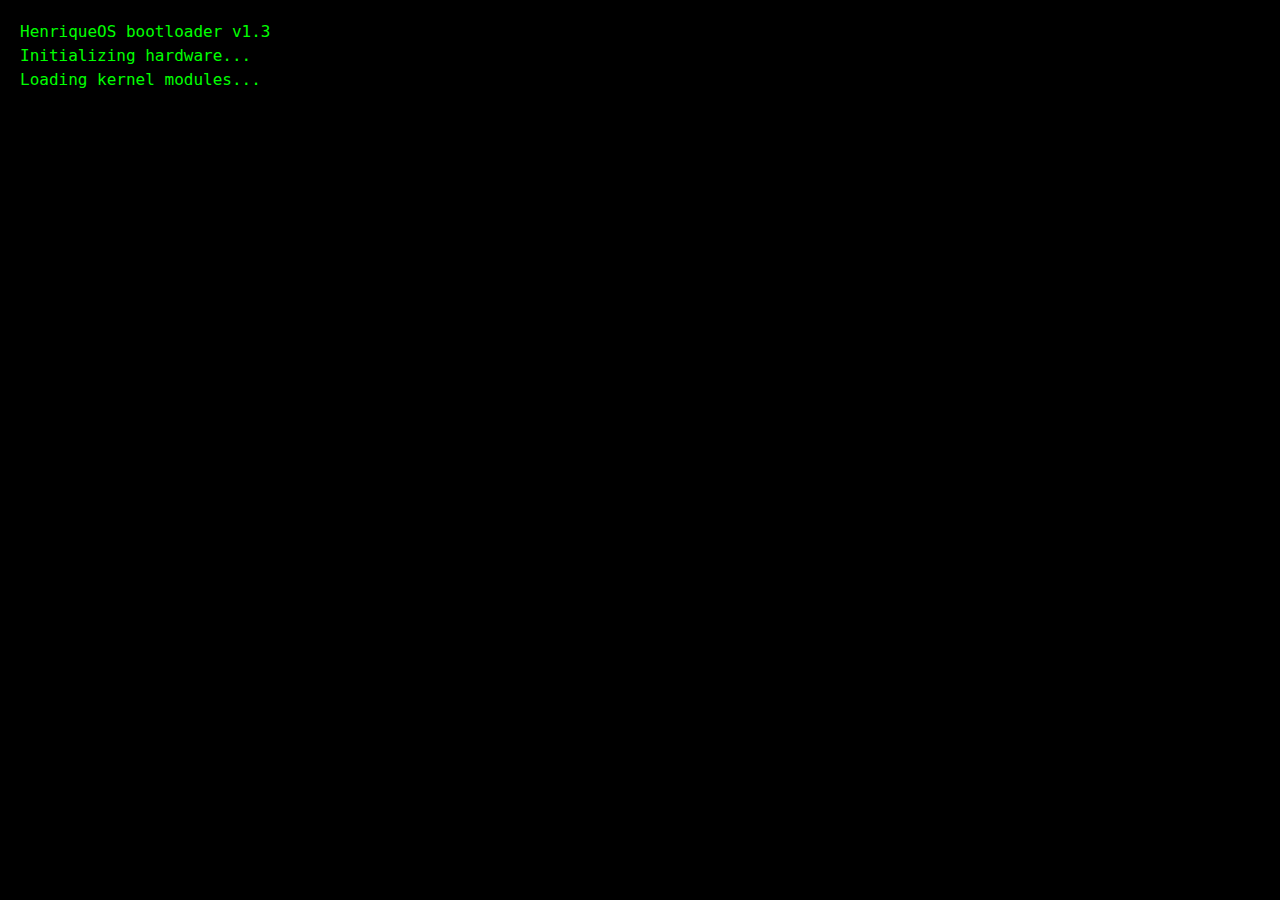
<file: index.html>
<!DOCTYPE html>
<html lang="pt-BR">
<head>
<meta charset="UTF-8">
<meta name="viewport" content="width=device-width, initial-scale=1.0">
<title>HenriqueOS</title>

<link href="https://cdn.jsdelivr.net/npm/bootstrap@5.3.3/dist/css/bootstrap.min.css" rel="stylesheet">
<link id="favicon" rel="icon"
  href="data:image/svg+xml,<svg xmlns=%22http://www.w3.org/2000/svg%22 viewBox=%220 0 16 16%22><text x=%220%22 y=%2212%22 font-size=%2216%22>$</text></svg>">

<style>
body { background:black; color:#00ff00; font-family:monospace; margin:0 }
#terminal { padding:20px }
.line { white-space:pre-wrap }
#input-line { display:flex; gap:6px; align-items:center }
#cmd {
  background:black;
  color:inherit;
  border:none;
  outline:none;
  flex:1;
  font-family:monospace;
  caret-color:#00ff00;
}
#input-line span { min-width:10px; color:inherit }
a { color:inherit; text-decoration:underline }
</style>
</head>

<body>
<div id="terminal" class="container-fluid"></div>

<script src="https://code.jquery.com/jquery-3.7.0.min.js"></script>
<script>
$(function () {

const terminal = $("#terminal");
let sudoMode = false;
let history = [], historyIndex = 0;

const files = {
  "kernel_panic.txt": "Kernel panic - not syncing: curiosity overflow.",
  "coffee_dependency.md": "System cannot boot without caffeine.",
  "stackoverflow.log": "Searched same error 37 times. Solution ignored.",
  "deprecated_code.c": "// TODO: rewrite this in Rust",
  "todo_fix_later.sh": "#!/bin/bash\necho \"One day...\"",
  "segfault_notes.txt": "Segmentation fault, investigate pointer usage.",
};

const responses = {
  help: `
Comandos disponíveis:
  about
  skills
  experience
  contact
  certificates
  whoami
  neofetch
  ls
  cat <arquivo>
  clear
  shutdown now
  exit
`,
  about: `
Olá! Eu sou Henrique Eslabão da Fonseca Chaves, 19 anos.
Formado em Técnico em Informática em 2023.
Sempre fui apaixonado por tecnologia, especialmente hardware e low level.

Curiosidade: Apesar de ainda não ter experiência formal em TI, meu interesse e dedicação pela área são enormes!
`,
  skills: `
Habilidades técnicas:
  - Hardware e manutenção de PCs
  - Programação básica e lógica
  - Conhecimento em sistemas e redes domésticas
  - Segurança da informação (interesse e estudo)

Soft skills:
  - Liderança nata
  - Raciocínio lógico e pensamento crítico
  - Trabalho em equipe e comunicação clara
`,
  experience: `
Experiências profissionais:
  Condor S/A — Ajudante de carga e descarga
  Raia Drogasil S.A — Atendente 1
  SDB Comércio de Alimentos Ltda — Caixa

Obs: Não foram cargos de TI, mas me ensinaram disciplina, organização e atendimento ao público.
`,
  contact: `
Email principal: <a href="mailto:henriquemattos841@gmail.com">henriquemattos841@gmail.com</a>
Email secundário: <a href="mailto:henriquemattos841@tutamail.com">henriquemattos841@tutamail.com</a>
Telefone: <a href="tel:+5547996736277">+55 47 99673-6277</a>
GitHub: <a href="https://github.com/hc8841" target="_blank">github.com/hc8841</a>
LinkedIn: <a href="https://linkedin.com/in/henrique-chaves-448288300" target="_blank">linkedin.com/in/henrique-chaves</a>
`,
  certificates: `
Meus certificados podem ser acessados aqui:
<a href="https://drive.google.com/drive/folders/1k7mJwBy7egEE-h_HCGNXxc6mR8M9QGmY" target="_blank">Google Drive - Certificados</a>
`,
  whoami: "henrique",
  neofetch: `
HenriqueOS
User: henrique
Shell: fakebash
Uptime: since page load
`
};

function print(text) {
  $("<div class='line'>").html(text).appendTo(terminal);
  terminal.scrollTop(terminal[0].scrollHeight);
}

function setFavicon(c) {
  $("#favicon").attr("href",
    `data:image/svg+xml,<svg xmlns=%22http://www.w3.org/2000/svg%22 viewBox=%220 0 16 16%22><text x=%220%22 y=%2212%22 font-size=%2216%22>${c}</text></svg>`
  );
}

/* ---------- BOOT ---------- */
const boot = [
  "HenriqueOS bootloader v1.3",
  "Initializing hardware...",
  "Loading kernel modules...",
  "Mounting /dev/sda1...",
  "Starting fakebash...",
  "",
  "System ready. Type 'help'.",
  ""
];

let i=0;
function bootSequence() {
  if(i<boot.length){
    print(boot[i++]);
    setTimeout(bootSequence, 300);
  } else newPrompt();
}

/* ---------- PROMPT ---------- */
function newPrompt(){
  const prompt = sudoMode ? "#" : "$";
  const line = $(`
    <div id="input-line">
      <span>${prompt}</span>
      <input class="cmd" autocomplete="off">
    </div>
  `);
  terminal.append(line);
  line.find("input").focus().on("keydown",handleInput);
  terminal.scrollTop(terminal[0].scrollHeight);
}

function handleInput(e){
  const input=$(this);
  if(e.key==="ArrowUp"){ if(historyIndex>0) input.val(history[--historyIndex]); return; }
  if(e.key==="ArrowDown"){ if(historyIndex<history.length-1) input.val(history[++historyIndex]); else input.val(""); return; }
  if(e.key!=="Enter") return;

  const raw=input.val();
  const cmd=raw.trim().toLowerCase();
  if(raw) history.push(raw);
  historyIndex=history.length;

  input.parent().replaceWith(`<div class="line">${sudoMode?"#":"$"} ${raw}</div>`);

  if(cmd==="clear"){ terminal.find(".line").remove(); newPrompt(); return; }
  if(cmd==="ls"){ print(Object.keys(files).join("   ")); newPrompt(); return; }
  if(cmd.startsWith("cat ")){
    const file=cmd.split(" ")[1];
    print(files[file] || "cat: file not found");
    newPrompt();
    return;
  }
  if(cmd==="sudo"){ sudoMode=true; terminal.css("color","red"); setFavicon("#"); print("Permission denied. You are now suspicious."); newPrompt(); return; }
  if(cmd==="exit" && sudoMode){ sudoMode=false; terminal.css("color","#00ff00"); setFavicon("$"); print("Exited sudo mode."); newPrompt(); return; }
  if(cmd==="shutdown now"){ print("Shutting down..."); setTimeout(()=>window.close(),1500); return; }

  print(responses[cmd] || "Comando não encontrado.");
  newPrompt();
}

bootSequence();

});
</script>
</body>
</html>
</file>
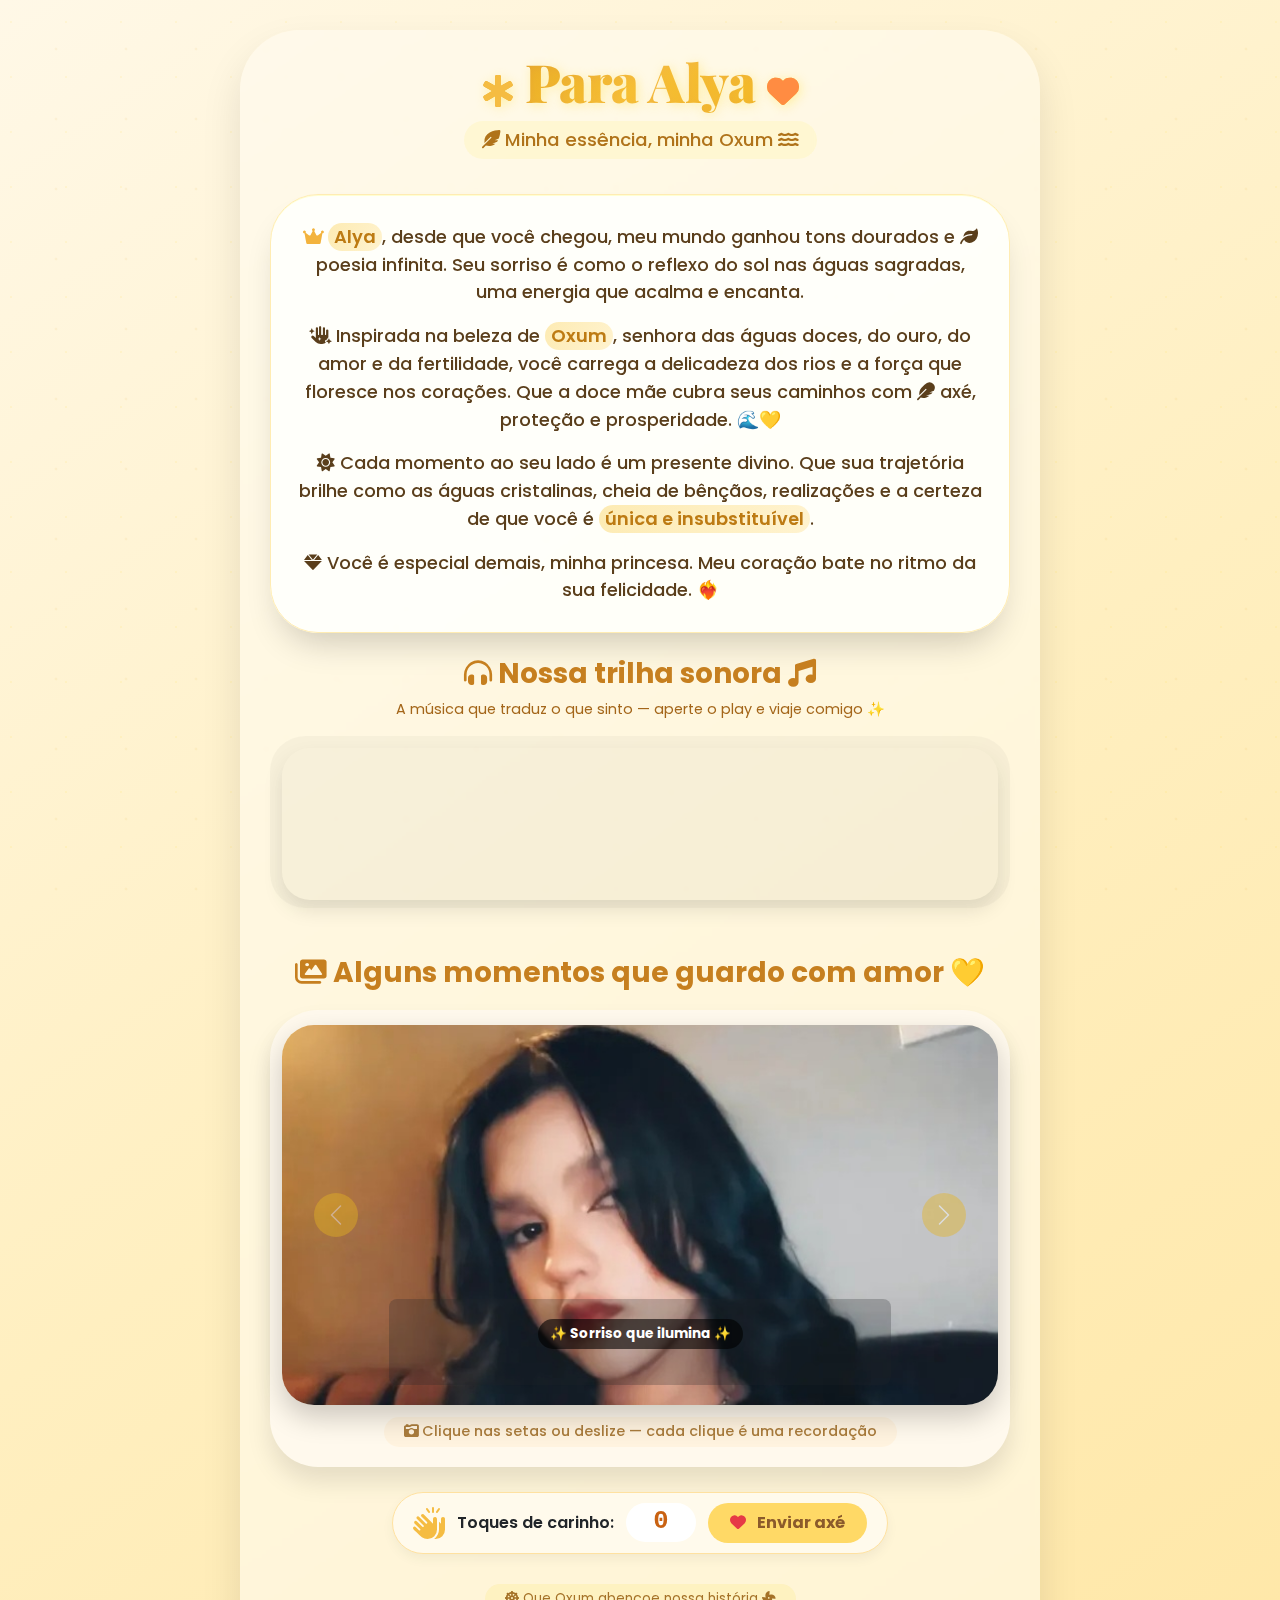
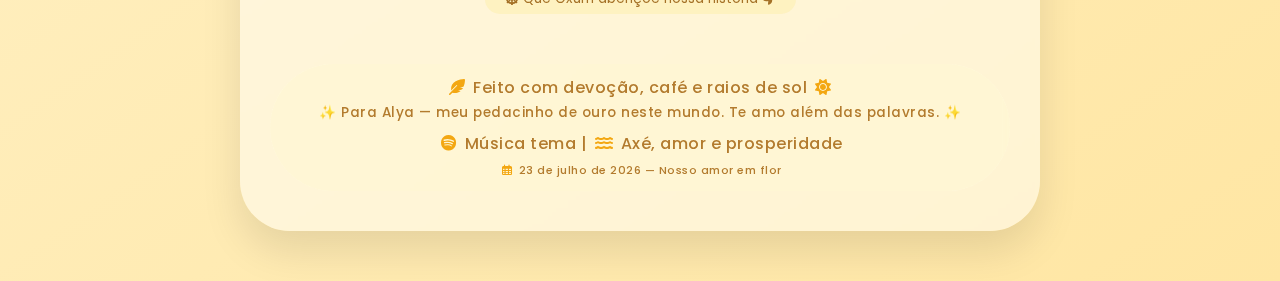
<file: MyLove/index.html>
<!DOCTYPE html>
<html lang="pt-br">
<head>
  <meta charset="UTF-8">
  <meta name="viewport" content="width=device-width, initial-scale=1.0, user-scalable=yes">
  <title>✨ Alya & Oxum — Um amor em flor ✨</title>
  
  <!-- Bootstrap 5 + Ícones + Fonts -->
  <link href="https://cdn.jsdelivr.net/npm/bootstrap@5.3.2/dist/css/bootstrap.min.css" rel="stylesheet">
  <link rel="stylesheet" href="https://cdnjs.cloudflare.com/ajax/libs/font-awesome/6.0.0-beta3/css/all.min.css">
  <link href="https://fonts.googleapis.com/css2?family=Playfair+Display:wght@400;600;700;900&family=Poppins:wght@300;400;500;600;700&display=swap" rel="stylesheet">
  
  <!-- jQuery (para pequenas interações) -->
  <script src="https://code.jquery.com/jquery-3.7.1.min.js"></script>
  
  <style>
    * {
      margin: 0;
      padding: 0;
      box-sizing: border-box;
    }
    
    body {
      background: linear-gradient(145deg, #fff8e7 0%, #ffefc0 50%, #ffe6a3 100%);
      font-family: 'Poppins', sans-serif;
      text-align: center;
      position: relative;
      overflow-x: hidden;
    }
    
    /* Efeito de partículas douradas sutis (apenas decorativo) */
    body::before {
      content: "";
      position: fixed;
      top: 0;
      left: 0;
      width: 100%;
      height: 100%;
      background-image: radial-gradient(circle at 20% 40%, rgba(255,215,0,0.08) 2%, transparent 2.5%),
                        radial-gradient(circle at 80% 70%, rgba(218,165,32,0.08) 1.8%, transparent 2.2%);
      background-size: 55px 55px, 70px 70px;
      pointer-events: none;
      z-index: 0;
    }
    
    .container {
      position: relative;
      z-index: 2;
      margin-top: 30px;
      margin-bottom: 50px;
      max-width: 800px;
      background: rgba(255, 252, 240, 0.6);
      backdrop-filter: blur(2px);
      border-radius: 60px 60px 50px 50px;
      box-shadow: 0 20px 40px rgba(0,0,0,0.1);
      padding: 20px 30px 40px;
    }
    
    /* título principal */
    h1 {
      font-family: 'Playfair Display', serif;
      font-weight: 900;
      font-size: 3.3rem;
      background: linear-gradient(135deg, #c97e0a, #f4b942, #e6a017);
      background-clip: text;
      -webkit-background-clip: text;
      color: transparent;
      text-shadow: 2px 2px 12px rgba(255,215,0,0.3);
      margin-bottom: 0.5rem;
      letter-spacing: -0.5px;
    }
    
    .subtitulo {
      font-size: 1.15rem;
      color: #b0731a;
      background: rgba(255,245,200,0.7);
      display: inline-block;
      padding: 5px 18px;
      border-radius: 40px;
      backdrop-filter: blur(4px);
      font-weight: 500;
      margin-bottom: 15px;
    }
    
    /* card mensagem principal */
    .mensagem {
      background: rgba(255, 255, 250, 0.96);
      padding: 28px 22px;
      border-radius: 48px;
      box-shadow: 0 20px 35px -12px rgba(0,0,0,0.2), inset 0 1px 0 rgba(255,255,200,0.8);
      margin-top: 20px;
      border: 1px solid #ffecb3;
      transition: transform 0.3s ease;
    }
    
    .mensagem:hover {
      transform: scale(1.01);
    }
    
    .mensagem p {
      font-size: 1.12rem;
      line-height: 1.55;
      color: #5a3e1b;
      font-weight: 500;
      margin-bottom: 1rem;
    }
    
    .mensagem p:last-child {
      margin-bottom: 0;
    }
    
    .destaque-oxum {
      background: linear-gradient(120deg, #fdebb3, #fff3cf);
      display: inline-block;
      padding: 0 6px;
      border-radius: 20px;
      font-weight: 600;
      color: #bd7b13;
    }
    
    /* seção música */
    .music-card {
      background: rgba(0,0,0,0.03);
      border-radius: 35px;
      padding: 12px 12px 8px;
      margin-top: 15px;
      transition: all 0.2s;
    }
    
    .music-wrapper {
      position: relative;
      width: 100%;
      height: 152px;
      border-radius: 28px;
      overflow: hidden;
      box-shadow: 0 10px 20px rgba(0,0,0,0.1);
    }
    
    iframe {
      position: absolute;
      top: 0;
      left: 0;
      width: 100%;
      height: 100%;
      border: 0;
      border-radius: 24px;
    }
    
    /* carrossel elegante */
    .carousel-container {
      background: #fff9ed;
      padding: 15px 12px 20px;
      border-radius: 48px;
      margin-top: 20px;
      box-shadow: 0 15px 25px rgba(0,0,0,0.1);
    }
    
    .carousel {
      border-radius: 32px;
      overflow: hidden;
      box-shadow: 0 12px 28px rgba(0,0,0,0.2);
    }
    
    .carousel-item img {
      object-fit: cover;
      height: 380px;
      width: 100%;
      background: #e9d7a3;
      transition: transform 0.4s ease;
    }
    
    .carousel-control-prev-icon, 
    .carousel-control-next-icon {
      background-color: #e6b422;
      border-radius: 50%;
      padding: 22px;
      background-size: 55%;
      opacity: 0.85;
      transition: 0.2s;
    }
    
    .carousel-control-prev-icon:hover,
    .carousel-control-next-icon:hover {
      background-color: #c97e0a;
      opacity: 1;
      transform: scale(1.05);
    }
    
    .legenda-carousel {
      margin-top: 12px;
      font-size: 0.9rem;
      color: #aa7c3c;
      font-weight: 500;
      background: #fff3df;
      display: inline-block;
      padding: 4px 20px;
      border-radius: 60px;
    }
    
    /* contador de carinho (detalhe especial) */
    .contador-carinho {
      background: #fffaec;
      border-radius: 80px;
      padding: 10px 20px;
      margin: 25px 0 10px;
      display: inline-flex;
      align-items: center;
      gap: 12px;
      box-shadow: 0 5px 12px rgba(0,0,0,0.05);
      border: 1px solid #ffe1a0;
    }
    
    .btn-coracao {
      background: #ffd966;
      border: none;
      border-radius: 50px;
      padding: 8px 22px;
      font-weight: bold;
      color: #8b5a2b;
      transition: 0.2s;
      font-size: 1rem;
    }
    
    .btn-coracao i {
      margin-right: 8px;
      color: #e63946;
    }
    
    .btn-coracao:hover {
      background: #ffcd4a;
      transform: scale(1.02);
      box-shadow: 0 4px 10px rgba(0,0,0,0.1);
    }
    
    #carinhoCount {
      font-size: 1.6rem;
      font-weight: 800;
      color: #c96212;
      font-family: monospace;
      background: white;
      padding: 0 12px;
      border-radius: 50px;
      min-width: 70px;
    }
    
    /* footer refinado */
    footer {
      margin-top: 50px;
      font-size: 1rem;
      color: #b37b2e;
      background: rgba(255,245,205,0.7);
      padding: 12px 20px;
      border-radius: 80px;
      backdrop-filter: blur(5px);
      font-weight: 500;
      letter-spacing: 0.5px;
    }
    
    footer i {
      color: #f3a712;
      margin: 0 3px;
    }
    
    /* mensagem extra decorativa */
    .selo-axé {
      margin-top: 20px;
      font-size: 0.85rem;
      background: #fae67a40;
      width: fit-content;
      margin-left: auto;
      margin-right: auto;
      padding: 5px 20px;
      border-radius: 40px;
      color: #a57228;
    }
    
    /* responsividade */
    @media (max-width: 640px) {
      .container {
        padding: 15px 20px;
        margin-top: 15px;
      }
      h1 {
        font-size: 2.4rem;
      }
      .carousel-item img {
        height: 280px;
      }
      .mensagem p {
        font-size: 1rem;
      }
      .music-wrapper {
        height: 130px;
      }
    }
    
    /* efeito brilho */
    .glow-text {
      text-shadow: 0 0 3px #ffd58c;
    }
  </style>
</head>
<body>

<div class="container">
  
  <!-- Cabeçalho romântico -->
  <h1><i class="fas fa-star-of-life" style="font-size: 2rem; color: #f5bc42;"></i> Para Alya <i class="fas fa-heart" style="font-size: 2rem; color: #ff8c42;"></i></h1>
  <div class="subtitulo">
    <i class="fas fa-feather-alt"></i> Minha essência, minha Oxum <i class="fas fa-water"></i>
  </div>
  
  <!-- Mensagem principal + detalhes culturais e afetivos -->
  <div class="mensagem">
    <p>
      <i class="fas fa-crown" style="color: #f3b33d;"></i> <strong class="destaque-oxum">Alya</strong>, desde que você chegou, meu mundo ganhou tons dourados e 
      <i class="fas fa-leaf"></i> poesia infinita. Seu sorriso é como o reflexo do sol nas águas sagradas, 
      uma energia que acalma e encanta.
    </p>
    <p>
      <i class="fas fa-hand-sparkles"></i> Inspirada na beleza de <strong class="destaque-oxum">Oxum</strong>, senhora das águas doces, do ouro, do amor e da fertilidade, 
      você carrega a delicadeza dos rios e a força que floresce nos corações. Que a doce mãe 
      cubra seus caminhos com <i class="fas fa-feather"></i> axé, proteção e prosperidade. 🌊💛
    </p>
    <p>
      <i class="fas fa-sun"></i> Cada momento ao seu lado é um presente divino. Que sua trajetória brilhe como 
      as águas cristalinas, cheia de bênçãos, realizações e a certeza de que você é 
      <strong class="destaque-oxum">única e insubstituível</strong>.
    </p>
    <p>
      <i class="fas fa-gem"></i> Você é especial demais, minha princesa. Meu coração bate no ritmo da sua felicidade. ❤️‍🔥
    </p>
  </div>
  
  <!-- Nossa música + detalhe título -->
  <div class="mt-4">
    <h3 class="mb-2" style="font-weight: 700; color: #c67f1f;"><i class="fas fa-headphones-alt"></i> Nossa trilha sonora <i class="fas fa-music"></i></h3>
    <p style="font-size: 0.9rem; color:#a4661a;">A música que traduz o que sinto — aperte o play e viaje comigo ✨</p>
  </div>
  
  <div class="music-card">
    <div class="music-wrapper">
      <iframe src="https://open.spotify.com/embed/track/2DllnWTQNjh5NDN1A2ZtnH?utm_source=oembed&theme=0" 
              allow="autoplay; clipboard-write; encrypted-media; fullscreen; picture-in-picture" 
              loading="lazy"
              title="Música especial para Alya"></iframe>
    </div>
  </div>
  
  <!-- Galeria de momentos com mais afeto -->
  <h3 class="mt-5" style="font-weight: 700; color: #c67f1f;"><i class="fas fa-images"></i> Alguns momentos que guardo com amor 💛</h3>
  <div class="carousel-container">
    <div id="carouselMemorias" class="carousel slide" data-bs-ride="carousel" data-bs-interval="3500">
      <div class="carousel-inner">
        <div class="carousel-item active">
          <img src="1.jpg" class="d-block w-100" alt="Momento especial 1 - Alya e sorriso radiante">
          <div class="carousel-caption d-none d-md-block bg-dark bg-opacity-25 rounded-3">
            <p class="fw-bold">✨ Sorriso que ilumina ✨</p>
          </div>
        </div>
        <div class="carousel-item">
          <img src="2.jpg" class="d-block w-100" alt="Momento 2 - Doce energia">
          <div class="carousel-caption d-none d-md-block bg-dark bg-opacity-25 rounded-3">
            <p class="fw-bold">🌼 Leveza e doçura 🌼</p>
          </div>
        </div>
        <div class="carousel-item">
          <img src="3.jpg" class="d-block w-100" alt="Momento 3 - Caminhos dourados">
          <div class="carousel-caption d-none d-md-block bg-dark bg-opacity-25 rounded-3">
            <p class="fw-bold">💛 Nossa sintonia 💛</p>
          </div>
        </div>
        <div class="carousel-item">
          <img src="4.jpg" class="d-block w-100" alt="Momento 4 - Abraço quentinho">
          <div class="carousel-caption d-none d-md-block bg-dark bg-opacity-25 rounded-3">
            <p class="fw-bold">🤗 Abraço que cura 🤗</p>
          </div>
        </div>
        <div class="carousel-item">
          <img src="5.jpg" class="d-block w-100" alt="Momento 5 - Energia Oxum">
          <div class="carousel-caption d-none d-md-block bg-dark bg-opacity-25 rounded-3">
            <p class="fw-bold">🌊 Como as águas de Oxum 🌊</p>
          </div>
        </div>
        <div class="carousel-item">
          <img src="6.jpg" class="d-block w-100" alt="Momento 6 - Eterno amor">
          <div class="carousel-caption d-none d-md-block bg-dark bg-opacity-25 rounded-3">
            <p class="fw-bold">💎 Meu maior tesouro 💎</p>
          </div>
        </div>
      </div>
      <button class="carousel-control-prev" type="button" data-bs-target="#carouselMemorias" data-bs-slide="prev">
        <span class="carousel-control-prev-icon" aria-hidden="true"></span>
        <span class="visually-hidden">Anterior</span>
      </button>
      <button class="carousel-control-next" type="button" data-bs-target="#carouselMemorias" data-bs-slide="next">
        <span class="carousel-control-next-icon" aria-hidden="true"></span>
        <span class="visually-hidden">Próximo</span>
      </button>
    </div>
    <div class="legenda-carousel">
      <i class="fas fa-camera-retro"></i> Clique nas setas ou deslize — cada clique é uma recordação
    </div>
  </div>
  
  <!-- Detalhe interativo: contador de carinho (lembrança afetiva) -->
  <div class="contador-carinho">
    <i class="fas fa-hands-clapping fa-2x" style="color:#f5bc42;"></i>
    <span style="font-weight:600;">Toques de carinho:</span>
    <span id="carinhoCount">0</span>
    <button id="btnCarinho" class="btn-coracao"><i class="fas fa-heart"></i> Enviar axé</button>
  </div>
  <div class="selo-axé">
    <i class="fas fa-dharmachakra"></i> Que Oxum abençoe nossa história <i class="fas fa-fan"></i>
  </div>
  
  <!-- footer personalizado com mensagem extra e assinatura -->
  <footer>
    <i class="fas fa-feather-alt"></i> Feito com devoção, café e raios de sol <i class="fas fa-sun"></i> <br>
    <span style="font-size:0.85rem;">✨ Para Alya — meu pedacinho de ouro neste mundo. Te amo além das palavras. ✨</span>
    <div class="mt-2">
      <i class="fab fa-spotify"></i> Música tema | <i class="fas fa-water"></i> Axé, amor e prosperidade
    </div>
  </footer>
</div>

<!-- Bootstrap JS (necessário para o carrossel funcionar) -->
<script src="https://cdn.jsdelivr.net/npm/bootstrap@5.3.2/dist/js/bootstrap.bundle.min.js"></script>

<!-- script adicional com contador e mensagem carinhosa -->
<script>
  $(document).ready(function(){
    console.log("❤️ Site carregado com todo amor do mundo para Alya! ❤️");
    
    // Animação suave ao entrar na página
    $(".container").hide().fadeIn(1000);
    
    // Contador de carinho interativo com localStorage para persistir carinho
    let carinhoTotal = localStorage.getItem("carinhoAlya");
    if(carinhoTotal === null || isNaN(parseInt(carinhoTotal))) {
      carinhoTotal = 0;
    } else {
      carinhoTotal = parseInt(carinhoTotal);
    }
    $("#carinhoCount").text(carinhoTotal);
    
    $("#btnCarinho").on("click", function(){
      carinhoTotal++;
      $("#carinhoCount").text(carinhoTotal);
      localStorage.setItem("carinhoAlya", carinhoTotal);
      
      // pequeno efeito visual
      const btn = $(this);
      btn.css("transform", "scale(0.95)");
      setTimeout(() => btn.css("transform", "scale(1)"), 120);
      
      // mensagem flutuante de carinho
      let mensagemFloat = $("<div class='toast-carinho'>💛 +1 Axé enviado! 💛</div>");
      $("body").append(mensagemFloat);
      mensagemFloat.css({
        position: "fixed",
        bottom: "20px",
        right: "20px",
        background: "#ffefb0",
        color: "#aa6f20",
        padding: "8px 16px",
        borderRadius: "40px",
        fontWeight: "bold",
        zIndex: 9999,
        boxShadow: "0 5px 12px rgba(0,0,0,0.2)",
        fontFamily: "Poppins, sans-serif",
        fontSize: "0.9rem",
        borderLeft: "5px solid #f5bc42"
      });
      setTimeout(() => mensagemFloat.fadeOut(600, function(){ $(this).remove(); }), 1500);
      
      // se atingir marcos especiais, mostrar mensagem extra
      if(carinhoTotal === 7) {
        setTimeout(() => alert("✨ 7 toques de axé! Que a energia de Oxum te envolva sempre ✨"), 100);
      } else if(carinhoTotal === 21) {
        setTimeout(() => alert("🌼 21 carinhos! Nossa conexão é abençoada, minha princesa 🌼"), 100);
      } else if(carinhoTotal === 50) {
        setTimeout(() => alert("💎 50 vezes amor! Você ilumina minha vida! 💎"), 100);
      }
    });
    
    // melhorar fallback para imagens que não existem (evitar quebra visual)
    $(".carousel-item img").each(function(){
      $(this).on("error", function(){
        $(this).attr("src", "https://placehold.co/800x500/ffe6b3/aa7733?text=Momentos+EmBreve+💛");
        $(this).attr("alt", "Imagem temporária - recordações lindas");
      });
    });
    
    // adicionar tooltips suaves nos ícones de música e carrossel (bônus)
    $(".music-wrapper").hover(function(){
      $(this).css("box-shadow", "0 12px 25px rgba(0,0,0,0.2)");
    }, function(){
      $(this).css("box-shadow", "0 8px 18px rgba(0,0,0,0.1)");
    });
    
    // prevenir erro de imagens, mensagem console amigável
    console.log("🌈 Alya, esse site foi aprimorado com todo carinho, espero que sorria ao ver cada detalhe. 🌈");
    
    // bônus: inserir data e hora personalizada? (detalhe sutil)
    let hoje = new Date();
    let dataBonita = hoje.toLocaleDateString('pt-BR', { day: 'numeric', month: 'long', year: 'numeric' });
    $("footer").append(`<div style="font-size:0.7rem; margin-top:6px;"><i class="far fa-calendar-alt"></i> ${dataBonita} — Nosso amor em flor</div>`);
  });
</script>

<!-- pequeno ajuste de estilo para notificação flutuante consistente -->
<style>
  .toast-carinho {
    animation: fadeSlide 0.3s ease-out;
  }
  @keyframes fadeSlide {
    0% {
      opacity: 0;
      transform: translateY(20px);
    }
    100% {
      opacity: 1;
      transform: translateY(0);
    }
  }
  .carousel-caption p {
    background: rgba(0,0,0,0.6);
    display: inline-block;
    padding: 5px 12px;
    border-radius: 30px;
    font-size: 0.85rem;
  }
  /* garantindo que o carrossel tenha indicadores mais suaves */
  .carousel-indicators [data-bs-target] {
    background-color: #e2a526;
  }
  .carousel-inner img {
    background: #ffdd99;
  }
</style>
</body>
</html>
</file>
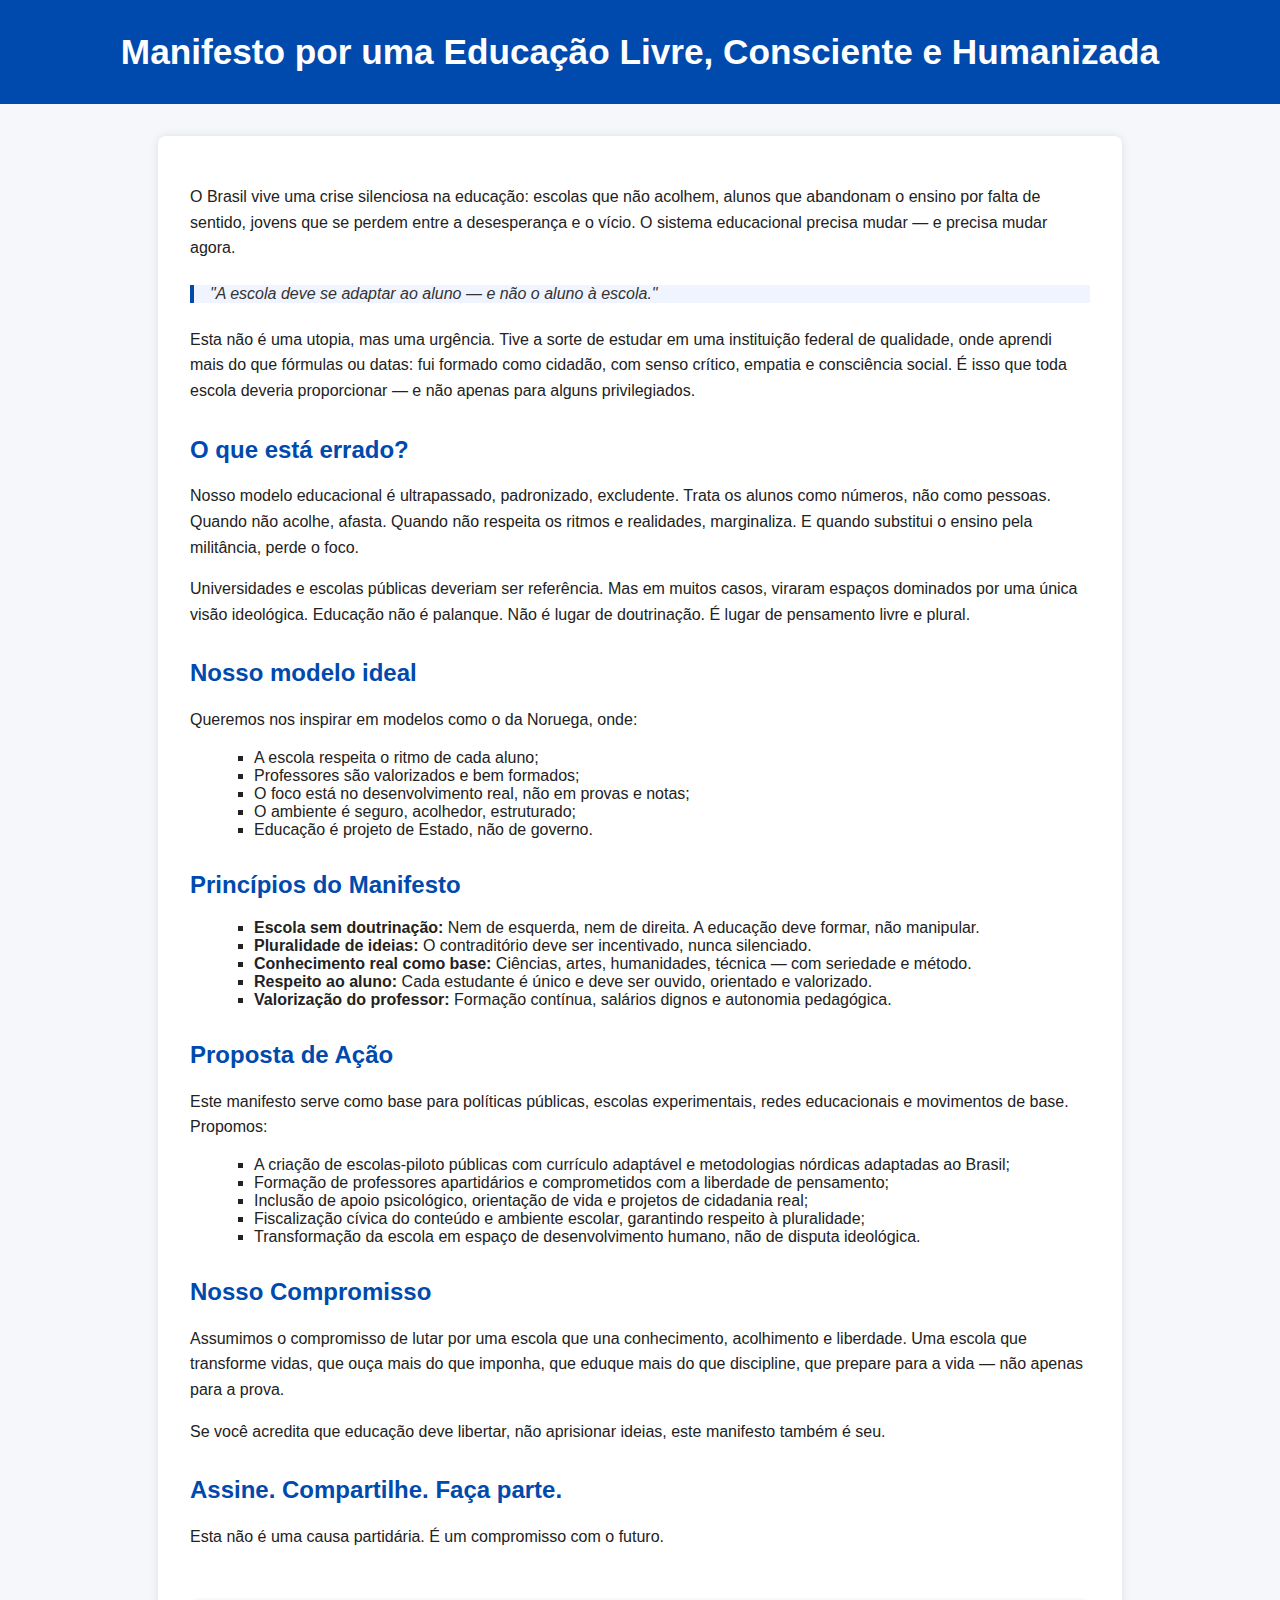
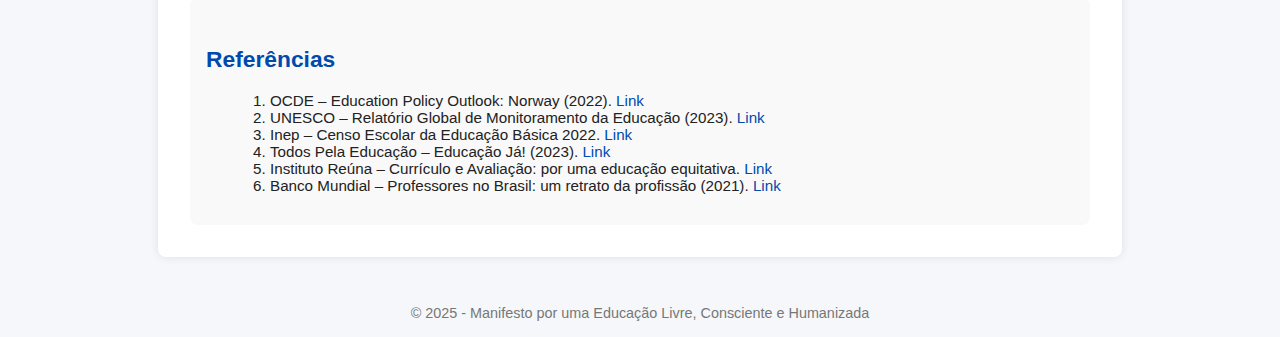
<file: main.html>
<!DOCTYPE html>
<html lang="pt-br">
<head>
  <meta charset="UTF-8" />
  <meta name="viewport" content="width=device-width, initial-scale=1.0"/>
  <title>Manifesto por uma Educação Livre, Consciente e Humanizada</title>
  <style>
    body {
      font-family: 'Segoe UI', sans-serif;
      background: #f5f7fa;
      color: #222;
      margin: 0;
      padding: 0;
    }

    header {
      background-color: #004aad;
      color: white;
      padding: 2rem 1rem;
      text-align: center;
    }

    header h1 {
      margin: 0;
      font-size: 2.2rem;
    }

    main {
      max-width: 900px;
      margin: 2rem auto;
      padding: 2rem;
      background: white;
      border-radius: 8px;
      box-shadow: 0 0 10px rgba(0,0,0,0.1);
    }

    h2 {
      color: #004aad;
      margin-top: 2rem;
    }

    ul {
      margin-left: 1.5rem;
      list-style-type: square;
    }

    p {
      line-height: 1.6;
    }

    blockquote {
      border-left: 4px solid #004aad;
      margin: 1.5rem 0;
      padding-left: 1rem;
      color: #333;
      font-style: italic;
      background: #f0f4ff;
    }

    footer {
      text-align: center;
      margin: 3rem 0 1rem;
      color: #777;
      font-size: 0.9rem;
    }

    .references {
      font-size: 0.95rem;
      background: #f9f9f9;
      padding: 1rem;
      border-radius: 8px;
      margin-top: 3rem;
    }

    .references ul {
      list-style: decimal;
      margin-left: 1.5rem;
    }

    a {
      color: #004aad;
      text-decoration: none;
    }

    a:hover {
      text-decoration: underline;
    }

    @media (max-width: 600px) {
      main {
        padding: 1rem;
      }

      header h1 {
        font-size: 1.6rem;
      }
    }
  </style>
</head>
<body>
  <header>
    <h1>Manifesto por uma Educação Livre, Consciente e Humanizada</h1>
  </header>

  <main>
    <p>
      O Brasil vive uma crise silenciosa na educação: escolas que não acolhem, alunos que abandonam o ensino por falta de sentido, jovens que se perdem entre a desesperança e o vício. O sistema educacional precisa mudar — e precisa mudar agora.
    </p>

    <blockquote>
      "A escola deve se adaptar ao aluno — e não o aluno à escola."
    </blockquote>

    <p>
      Esta não é uma utopia, mas uma urgência. Tive a sorte de estudar em uma instituição federal de qualidade, onde aprendi mais do que fórmulas ou datas: fui formado como cidadão, com senso crítico, empatia e consciência social. É isso que toda escola deveria proporcionar — e não apenas para alguns privilegiados.
    </p>

    <h2>O que está errado?</h2>
    <p>
      Nosso modelo educacional é ultrapassado, padronizado, excludente. Trata os alunos como números, não como pessoas. Quando não acolhe, afasta. Quando não respeita os ritmos e realidades, marginaliza. E quando substitui o ensino pela militância, perde o foco.
    </p>

    <p>
      Universidades e escolas públicas deveriam ser referência. Mas em muitos casos, viraram espaços dominados por uma única visão ideológica. Educação não é palanque. Não é lugar de doutrinação. É lugar de pensamento livre e plural.
    </p>

    <h2>Nosso modelo ideal</h2>
    <p>
      Queremos nos inspirar em modelos como o da Noruega, onde:
    </p>
    <ul>
      <li>A escola respeita o ritmo de cada aluno;</li>
      <li>Professores são valorizados e bem formados;</li>
      <li>O foco está no desenvolvimento real, não em provas e notas;</li>
      <li>O ambiente é seguro, acolhedor, estruturado;</li>
      <li>Educação é projeto de Estado, não de governo.</li>
    </ul>

    <h2>Princípios do Manifesto</h2>
    <ul>
      <li><strong>Escola sem doutrinação:</strong> Nem de esquerda, nem de direita. A educação deve formar, não manipular.</li>
      <li><strong>Pluralidade de ideias:</strong> O contraditório deve ser incentivado, nunca silenciado.</li>
      <li><strong>Conhecimento real como base:</strong> Ciências, artes, humanidades, técnica — com seriedade e método.</li>
      <li><strong>Respeito ao aluno:</strong> Cada estudante é único e deve ser ouvido, orientado e valorizado.</li>
      <li><strong>Valorização do professor:</strong> Formação contínua, salários dignos e autonomia pedagógica.</li>
    </ul>

    <h2>Proposta de Ação</h2>
    <p>
      Este manifesto serve como base para políticas públicas, escolas experimentais, redes educacionais e movimentos de base. Propomos:
    </p>
    <ul>
      <li>A criação de escolas-piloto públicas com currículo adaptável e metodologias nórdicas adaptadas ao Brasil;</li>
      <li>Formação de professores apartidários e comprometidos com a liberdade de pensamento;</li>
      <li>Inclusão de apoio psicológico, orientação de vida e projetos de cidadania real;</li>
      <li>Fiscalização cívica do conteúdo e ambiente escolar, garantindo respeito à pluralidade;</li>
      <li>Transformação da escola em espaço de desenvolvimento humano, não de disputa ideológica.</li>
    </ul>

    <h2>Nosso Compromisso</h2>
    <p>
      Assumimos o compromisso de lutar por uma escola que una conhecimento, acolhimento e liberdade. Uma escola que transforme vidas, que ouça mais do que imponha, que eduque mais do que discipline, que prepare para a vida — não apenas para a prova.
    </p>

    <p>
      Se você acredita que educação deve libertar, não aprisionar ideias, este manifesto também é seu.
    </p>

    <h2>Assine. Compartilhe. Faça parte.</h2>
    <p>
      Esta não é uma causa partidária. É um compromisso com o futuro.
    </p>

    <div class="references">
      <h2>Referências</h2>
      <ul>
        <li>OCDE – Education Policy Outlook: Norway (2022). <a href="https://www.oecd.org/education/policy-outlook/country-profile-Norway.pdf" target="_blank">Link</a></li>
        <li>UNESCO – Relatório Global de Monitoramento da Educação (2023). <a href="https://unesdoc.unesco.org/" target="_blank">Link</a></li>
        <li>Inep – Censo Escolar da Educação Básica 2022. <a href="https://www.gov.br/inep/pt-br/assuntos/censo-escolar" target="_blank">Link</a></li>
        <li>Todos Pela Educação – Educação Já! (2023). <a href="https://todospelaeducacao.org.br/educacao-ja/" target="_blank">Link</a></li>
        <li>Instituto Reúna – Currículo e Avaliação: por uma educação equitativa. <a href="https://institutoreuna.org.br/" target="_blank">Link</a></li>
        <li>Banco Mundial – Professores no Brasil: um retrato da profissão (2021). <a href="https://documents.worldbank.org/pt/publication/documents-reports/documentdetail/257051613179093634" target="_blank">Link</a></li>
      </ul>
    </div>
  </main>

  <footer>
    © 2025 - Manifesto por uma Educação Livre, Consciente e Humanizada
  </footer>
</body>
</html>
</file>
